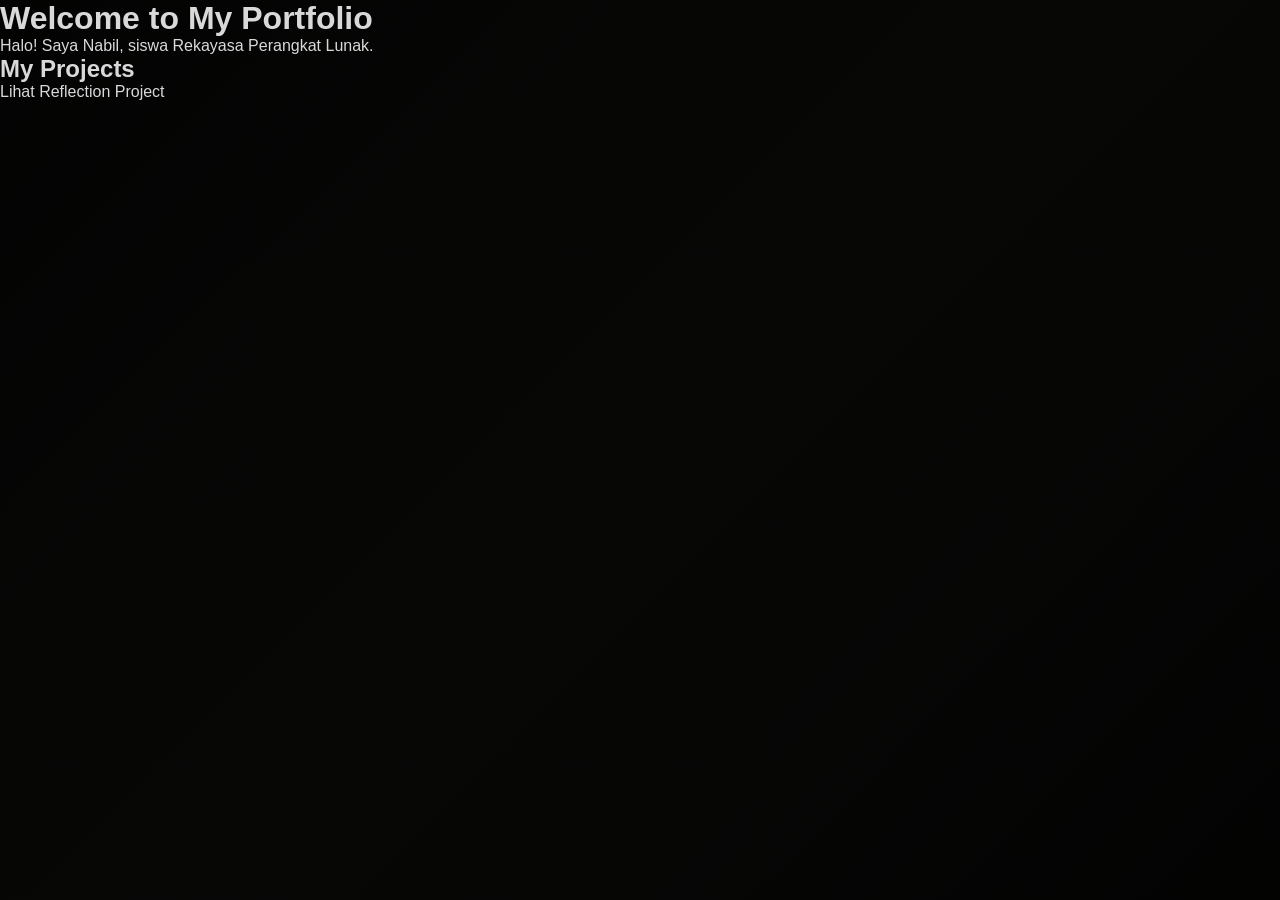
<file: index.html>
<!DOCTYPE html>
<html lang="id">
<head>
    <meta charset="UTF-8">
    <meta name="viewport" content="width=device-width, initial-scale=1.0">
    <title>Nabil's Portfolio</title>
    <link rel="stylesheet" href="style.css">
</head>
<body>

    <h1>Welcome to My Portfolio</h1>
    <p>Halo! Saya Nabil, siswa Rekayasa Perangkat Lunak.</p>

    <h2>My Projects</h2>

    <a href="reflection.html">Lihat Reflection Project</a>

</body>
</html>
</file>
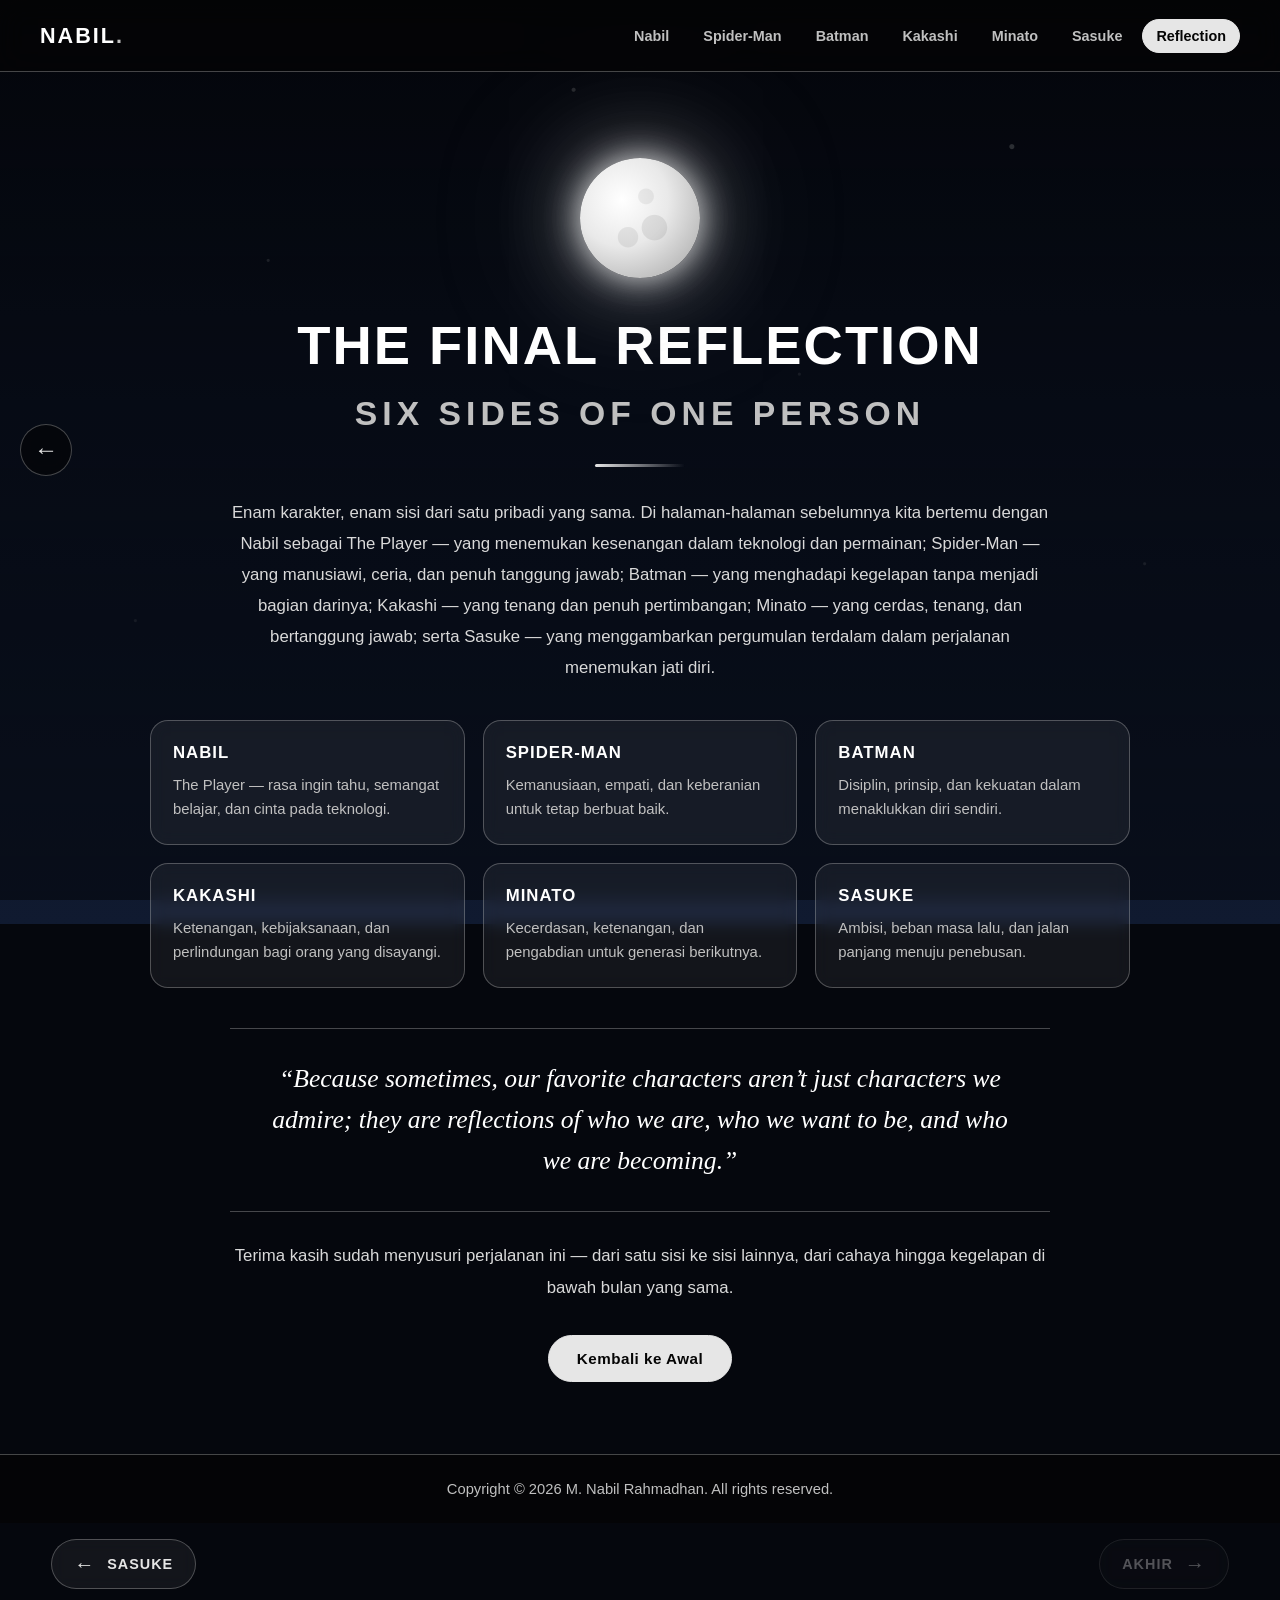
<file: reflection.html>
<!DOCTYPE html>
<html lang="id">
<head>
  <meta charset="UTF-8">
  <meta name="viewport" content="width=device-width, initial-scale=1.0">
  <title>The Final Reflection | Portofolio M. Nabil Rahmadhan</title>
  <meta name="description" content="The Final Reflection — Six Sides of One Person.">
  <link rel="stylesheet" href="style.css">
  <style>
    /* Khusus Reflection: langit malam hari, tanpa gambar bg, bulan terang */
    body {
      background: #05070d;
    }

    body::before {
      background-image: none;
      background-color: transparent;
      background:
        radial-gradient(circle at 78% 18%, rgba(255, 255, 255, 0.22) 0 2px, transparent 3px),
        radial-gradient(circle at 22% 30%, rgba(255, 255, 255, 0.14) 0 1px, transparent 2px),
        radial-gradient(circle at 45% 12%, rgba(255, 255, 255, 0.18) 0 1.5px, transparent 2.5px),
        radial-gradient(circle at 62% 42%, rgba(255, 255, 255, 0.1) 0 1px, transparent 2px),
        radial-gradient(circle at 12% 68%, rgba(255, 255, 255, 0.1) 0 1px, transparent 2px),
        radial-gradient(circle at 88% 62%, rgba(255, 255, 255, 0.12) 0 1px, transparent 2px),
        linear-gradient(180deg, #05070d 0%, #0a1120 45%, #101a30 100%);
      filter: none;
    }

    body::after {
      background: linear-gradient(
        180deg,
        rgba(0, 0, 0, 0.25) 0%,
        rgba(0, 0, 0, 0.45) 100%
      );
    }
  </style>
</head>
<body>

  <header class="navbar">
    <a href="gwa/index.html" class="logo">Nabil<span>.</span></a>
    <nav>
      <ul class="nav-links">
        <li><a href="gwa/index.html">Nabil</a></li>
        <li><a href="spiderman/spiderman.html">Spider-Man</a></li>
        <li><a href="batman/batman.html">Batman</a></li>
        <li><a href="kakashi/kakashi.html">Kakashi</a></li>
        <li><a href="minato/minato.html">Minato</a></li>
        <li><a href="sasuke/sasuke.html">Sasuke</a></li>
        <li><a href="reflection.html" class="active">Reflection</a></li>
      </ul>
    </nav>
  </header>

  <main>
    <section class="reflection">
      <div class="moon-wrap">
        <div class="moon" role="img" aria-label="Bulan purnama yang terang"></div>
      </div>

      <h1>The Final Reflection<span>Six Sides of One Person</span></h1>
      <hr class="divider">

      <p>
        Enam karakter, enam sisi dari satu pribadi yang sama. Di halaman-halaman
        sebelumnya kita bertemu dengan Nabil sebagai The Player — yang menemukan
        kesenangan dalam teknologi dan permainan; Spider-Man — yang manusiawi,
        ceria, dan penuh tanggung jawab; Batman — yang menghadapi kegelapan tanpa
        menjadi bagian darinya; Kakashi — yang tenang dan penuh pertimbangan;
        Minato — yang cerdas, tenang, dan bertanggung jawab; serta Sasuke — yang
        menggambarkan pergumulan terdalam dalam perjalanan menemukan jati diri.
      </p>

      <div class="sides-grid">
        <div class="side-card">
          <h3>Nabil</h3>
          <p>The Player — rasa ingin tahu, semangat belajar, dan cinta pada teknologi.</p>
        </div>
        <div class="side-card">
          <h3>Spider-Man</h3>
          <p>Kemanusiaan, empati, dan keberanian untuk tetap berbuat baik.</p>
        </div>
        <div class="side-card">
          <h3>Batman</h3>
          <p>Disiplin, prinsip, dan kekuatan dalam menaklukkan diri sendiri.</p>
        </div>
        <div class="side-card">
          <h3>Kakashi</h3>
          <p>Ketenangan, kebijaksanaan, dan perlindungan bagi orang yang disayangi.</p>
        </div>
        <div class="side-card">
          <h3>Minato</h3>
          <p>Kecerdasan, ketenangan, dan pengabdian untuk generasi berikutnya.</p>
        </div>
        <div class="side-card">
          <h3>Sasuke</h3>
          <p>Ambisi, beban masa lalu, dan jalan panjang menuju penebusan.</p>
        </div>
      </div>

      <blockquote class="quote">
        “Because sometimes, our favorite characters aren’t just characters we admire;
        they are reflections of who we are, who we want to be, and who we are becoming.”
      </blockquote>

      <p style="margin-top: 28px;">
        Terima kasih sudah menyusuri perjalanan ini — dari satu sisi ke sisi lainnya,
        dari cahaya hingga kegelapan di bawah bulan yang sama.
      </p>

      <div class="button-group" style="justify-content: center;">
        <a class="btn btn-primary" href="gwa/index.html">Kembali ke Awal</a>
      </div>
    </section>
  </main>

  <footer>Copyright © 2026 M. Nabil Rahmadhan. All rights reserved.</footer>

  <a class="side-nav prev" href="sasuke/sasuke.html" aria-label="Halaman sebelumnya: Sasuke">&larr;</a>

  <nav class="page-nav" aria-label="Navigasi halaman">
    <a class="nav-arrow prev" href="sasuke/sasuke.html"><span class="arrow">&larr;</span><span>Sasuke</span></a>
    <span class="nav-arrow next disabled" aria-hidden="true"><span>Akhir</span><span class="arrow">&rarr;</span></span>
  </nav>

</body>
</html>
</file>
<file: style.css>
/* ==========================================================
   PORTFOLIO M. NABIL RAMADHAN
   Tema: Hitam & Silver — Elegan, Modern, Minimalis
   ========================================================== */
:root {
  --black: #050505;
  --black-soft: #0d0d0d;
  --silver: #c0c0c0;
  --silver-light: #e6e6e6;
  --silver-dark: #8a8a8a;
  --white: #ffffff;
  --text: #d9d9d9;
  --border: rgba(192, 192, 192, 0.35);
  --glass: rgba(255, 255, 255, 0.06);
  --radius: 18px;
  --nav-height: 72px;
}

* {
  margin: 0;
  padding: 0;
  box-sizing: border-box;
}

html {
  scroll-behavior: smooth;
}

body {
  font-family: "Segoe UI", Tahoma, Geneva, Verdana, sans-serif;
  background-color: var(--black);
  color: var(--text);
  min-height: 100vh;
  overflow-x: hidden;
  position: relative;
}

/* ---------- BACKGROUND IMAGE BLUR (di-override per halaman) ---------- */
body::before {
  content: "";
  position: fixed;
  inset: -24px; /* lebih besar agar tepi blur tidak terlihat kosong */
  background-color: #0a0a0a;
  background-size: cover;
  background-position: center;
  background-repeat: no-repeat;
  filter: blur(6px) brightness(0.55) saturate(0.85);
  z-index: -2;
}

body::after {
  content: "";
  position: fixed;
  inset: 0;
  background: linear-gradient(
    135deg,
    rgba(0, 0, 0, 0.52) 0%,
    rgba(10, 10, 10, 0.38) 50%,
    rgba(0, 0, 0, 0.55) 100%
  );
  z-index: -1;
  pointer-events: none;
}

a {
  color: inherit;
  text-decoration: none;
}

img {
  max-width: 100%;
  display: block;
}

/* ---------- NAVIGASI ATAS (konsisten di semua halaman) ---------- */
.navbar {
  position: sticky;
  top: 0;
  z-index: 100;
  min-height: var(--nav-height);
  display: flex;
  align-items: center;
  justify-content: space-between;
  gap: 24px;
  padding: 14px 40px;
  background: rgba(5, 5, 5, 0.72);
  backdrop-filter: blur(14px);
  -webkit-backdrop-filter: blur(14px);
  border-bottom: 1px solid var(--border);
}

.logo {
  font-size: 1.35rem;
  font-weight: 800;
  letter-spacing: 2px;
  color: var(--white);
  text-transform: uppercase;
  white-space: nowrap;
}

.logo span {
  color: var(--silver);
}

.nav-links {
  display: flex;
  flex-wrap: wrap;
  justify-content: flex-end;
  gap: 6px;
  list-style: none;
}

.nav-links a {
  display: inline-block;
  padding: 8px 13px;
  border-radius: 999px;
  font-size: 0.9rem;
  font-weight: 600;
  color: var(--silver);
  border: 1px solid transparent;
  transition: 0.25s ease;
}

.nav-links a:hover {
  color: var(--white);
  border-color: var(--border);
  background: var(--glass);
}

.nav-links a.active {
  color: #050505;
  background: var(--silver-light);
  border-color: var(--silver-light);
}

/* ---------- LAYOUT UTAMA ---------- */
main {
  position: relative;
  width: min(1200px, 92%);
  margin: 0 auto;
  padding: 56px 0 72px;
}

.character-layout {
  display: grid;
  grid-template-columns: 1.1fr 0.9fr;
  gap: 56px;
  align-items: center;
  min-height: calc(100vh - var(--nav-height) - 120px);
}

/* Kolom kiri */
.eyebrow {
  display: inline-block;
  margin-bottom: 16px;
  padding: 6px 14px;
  border: 1px solid var(--border);
  border-radius: 999px;
  font-size: 0.78rem;
  font-weight: 700;
  letter-spacing: 3px;
  text-transform: uppercase;
  color: var(--silver-light);
  background: var(--glass);
}

.character-content h1 {
  font-size: clamp(2.6rem, 6vw, 4.5rem);
  line-height: 1.05;
  color: var(--white);
  letter-spacing: 1px;
  text-transform: uppercase;
}

.character-content h1 span {
  display: block;
  font-size: clamp(1.15rem, 2.6vw, 1.7rem);
  color: var(--silver);
  letter-spacing: 4px;
  margin-top: 12px;
  font-weight: 600;
}

.divider {
  width: 90px;
  height: 3px;
  margin: 28px 0;
  background: linear-gradient(90deg, var(--silver-light), transparent);
  border: none;
  border-radius: 999px;
}

.character-content p {
  font-size: 1.05rem;
  line-height: 1.85;
  color: var(--text);
  margin-bottom: 18px;
}

/* Tombol — khusus halaman utama */
.button-group {
  display: flex;
  flex-wrap: wrap;
  gap: 16px;
  margin-top: 32px;
}

.btn {
  display: inline-flex;
  align-items: center;
  justify-content: center;
  padding: 14px 28px;
  border-radius: 999px;
  font-weight: 700;
  font-size: 0.95rem;
  letter-spacing: 0.5px;
  cursor: pointer;
  transition: 0.25s ease;
}

.btn-primary {
  background: var(--silver-light);
  color: #050505;
  border: 1px solid var(--silver-light);
}

.btn-primary:hover {
  background: var(--white);
  transform: translateY(-2px);
  box-shadow: 0 10px 28px rgba(255, 255, 255, 0.18);
}

.btn-secondary {
  background: transparent;
  color: var(--silver-light);
  border: 1px solid var(--silver);
}

.btn-secondary:hover {
  background: var(--glass);
  color: var(--white);
  transform: translateY(-2px);
}

/* Kolom kanan — foto profil dengan frame */
.profile-frame {
  position: relative;
  padding: 14px;
  background: var(--glass);
  border: 1px solid var(--border);
  border-radius: var(--radius);
  backdrop-filter: blur(8px);
  -webkit-backdrop-filter: blur(8px);
  box-shadow: 0 24px 60px rgba(0, 0, 0, 0.55);
}

.profile-frame::before {
  content: "";
  position: absolute;
  inset: -1px;
  border-radius: var(--radius);
  padding: 1px;
  background: linear-gradient(160deg, rgba(230, 230, 230, 0.65), transparent 45%, rgba(192, 192, 192, 0.4));
  -webkit-mask: linear-gradient(#fff 0 0) content-box, linear-gradient(#fff 0 0);
  -webkit-mask-composite: xor;
  mask-composite: exclude;
  pointer-events: none;
}

.profile-frame img {
  width: 100%;
  aspect-ratio: 4 / 5;
  object-fit: cover;
  border-radius: 12px;
}

.profile-caption {
  margin-top: 14px;
  text-align: center;
  font-size: 0.85rem;
  letter-spacing: 2px;
  text-transform: uppercase;
  color: var(--silver);
}

/* ---------- FOTO PROFIL: ZOOM saat kursor mendekat ---------- */
.profile-frame {
  cursor: pointer;
  overflow: hidden;
  transition: transform 0.35s ease, box-shadow 0.35s ease, border-color 0.35s ease;
}

.profile-frame img {
  transition: transform 0.35s ease;
}

.profile-frame:hover,
.profile-frame:focus-visible {
  transform: translateY(-4px) scale(1.02);
  border-color: var(--silver-light);
  box-shadow: 0 32px 70px rgba(0, 0, 0, 0.65);
}

.profile-frame:hover img {
  transform: scale(1.05);
}

.profile-frame:active img {
  transform: scale(1.02);
}

/* ---------- LIGHTBOX: popup gambar profil saat diklik ---------- */
.lightbox {
  position: fixed;
  inset: 0;
  z-index: 1000;
  display: flex;
  align-items: center;
  justify-content: center;
  padding: 24px;
  background: rgba(3, 4, 6, 0.88);
  backdrop-filter: blur(10px);
  -webkit-backdrop-filter: blur(10px);
  opacity: 0;
  pointer-events: none;
  transition: opacity 0.3s ease;
}

.lightbox.open {
  opacity: 1;
  pointer-events: auto;
}

.lightbox img {
  max-width: min(90vw, 720px);
  max-height: 82vh;
  width: auto;
  height: auto;
  object-fit: contain;
  border-radius: var(--radius);
  border: 1px solid var(--border);
  box-shadow: 0 30px 80px rgba(0, 0, 0, 0.8);
  transform: scale(0.92);
  transition: transform 0.35s cubic-bezier(0.34, 1.56, 0.64, 1);
}

.lightbox.open img {
  transform: scale(1);
}

.lightbox figcaption {
  margin-top: 16px;
  text-align: center;
  font-size: 0.9rem;
  letter-spacing: 2px;
  text-transform: uppercase;
  color: var(--silver-light);
}

.lightbox-close {
  position: absolute;
  top: 22px;
  right: 28px;
  width: 44px;
  height: 44px;
  border-radius: 50%;
  border: 1px solid var(--border);
  background: var(--glass);
  color: var(--white);
  font-size: 1.4rem;
  line-height: 1;
  cursor: pointer;
  transition: 0.25s ease;
}

.lightbox-close:hover {
  background: var(--silver-light);
  color: #050505;
  transform: rotate(90deg);
}

/* Kolom kanan — foto profil BISA DIKLIK untuk berputar (flip).
   Front = profil, Back = foto. Tidak ada foto yang menimpa foto lain. */
.profile-flip {
  position: relative;
  width: 100%;
  aspect-ratio: 4 / 5;
  perspective: 1200px;
  cursor: pointer;
  background: none;
  border: none;
  padding: 0;
  display: block;
}

.flip-inner {
  position: relative;
  width: 100%;
  height: 100%;
  transform-style: preserve-3d;
  transition: transform 0.85s cubic-bezier(0.4, 0.2, 0.2, 1);
}

.profile-flip.flipped .flip-inner {
  transform: rotateY(180deg);
}

.flip-front,
.flip-back {
  position: absolute;
  inset: 0;
  backface-visibility: hidden;
  -webkit-backface-visibility: hidden;
  padding: 14px;
  background: var(--glass);
  border: 1px solid var(--border);
  border-radius: var(--radius);
  backdrop-filter: blur(8px);
  -webkit-backdrop-filter: blur(8px);
  box-shadow: 0 24px 60px rgba(0, 0, 0, 0.55);
  display: flex;
  flex-direction: column;
}

.flip-back {
  transform: rotateY(180deg);
}

.flip-front img,
.flip-back img {
  width: 100%;
  flex: 1;
  min-height: 0;
  object-fit: cover;
  border-radius: 12px;
}

.flip-hint {
  margin-top: 14px;
  text-align: center;
  font-size: 0.78rem;
  letter-spacing: 1.5px;
  text-transform: uppercase;
  color: var(--silver-dark);
}

.profile-flip:focus-visible {
  outline: 2px solid var(--silver-light);
  outline-offset: 4px;
  border-radius: var(--radius);
}

/* ---------- ELEMEN HIASAN DI SUDUT ---------- */
.decoration {
  position: absolute;
  width: 230px;
  max-width: 36vw;
  opacity: 0.82;
  border-radius: 14px;
  border: 1px solid rgba(255, 255, 255, 0.16);
  box-shadow: 0 18px 44px rgba(0, 0, 0, 0.5);
  mix-blend-mode: screen;
  filter: grayscale(35%) contrast(1.05);
  pointer-events: none;
  z-index: 1;
}

.decoration-top {
  top: 24px;
  right: -10px;
}

.decoration-bottom {
  bottom: 20px;
  left: -10px;
}

/* ---------- REFLECTION (halaman penutup) ---------- */
.reflection {
  text-align: center;
  padding-top: 30px;
}

.moon-wrap {
  display: flex;
  justify-content: center;
  margin-bottom: 34px;
}

.moon {
  width: 120px;
  height: 120px;
  border-radius: 50%;
  background: radial-gradient(circle at 35% 35%, #ffffff 0%, #e9e9e9 42%, #bdbdbd 78%, #9a9a9a 100%);
  box-shadow:
    0 0 34px rgba(255, 255, 255, 0.85),
    0 0 90px rgba(230, 230, 230, 0.45),
    0 0 160px rgba(192, 192, 192, 0.3);
  position: relative;
}

.moon::after {
  content: "";
  position: absolute;
  inset: 0;
  border-radius: 50%;
  background:
    radial-gradient(circle at 62% 58%, rgba(0, 0, 0, 0.08) 0 12%, transparent 13%),
    radial-gradient(circle at 40% 66%, rgba(0, 0, 0, 0.07) 0 9%, transparent 10%),
    radial-gradient(circle at 55% 32%, rgba(0, 0, 0, 0.06) 0 7%, transparent 8%);
}

.reflection h1 {
  font-size: clamp(1.9rem, 5vw, 3.4rem);
  line-height: 1.25;
  color: var(--white);
  letter-spacing: 2px;
  text-transform: uppercase;
}

.reflection h1 span {
  display: block;
  color: var(--silver);
  font-size: 0.62em;
  letter-spacing: 5px;
  margin-top: 12px;
}

.reflection .divider {
  margin: 30px auto;
}

.reflection p {
  max-width: 820px;
  margin: 0 auto 20px;
  font-size: 1.05rem;
  line-height: 1.85;
}

.sides-grid {
  display: grid;
  grid-template-columns: repeat(3, 1fr);
  gap: 18px;
  max-width: 980px;
  margin: 36px auto;
  text-align: left;
}

.side-card {
  padding: 22px;
  border: 1px solid var(--border);
  border-radius: var(--radius);
  background: var(--glass);
  backdrop-filter: blur(8px);
  transition: 0.25s ease;
}

.side-card:hover {
  transform: translateY(-4px);
  border-color: var(--silver-light);
  background: rgba(255, 255, 255, 0.1);
}

.side-card h3 {
  color: var(--white);
  font-size: 1.05rem;
  letter-spacing: 1px;
  text-transform: uppercase;
  margin-bottom: 10px;
}

.side-card p {
  margin: 0;
  font-size: 0.93rem;
  line-height: 1.65;
  color: var(--silver);
}

.quote {
  max-width: 820px;
  margin: 40px auto 0;
  padding: 30px 34px;
  font-family: Georgia, "Times New Roman", serif;
  font-size: clamp(1.2rem, 3vw, 1.6rem);
  font-style: italic;
  line-height: 1.6;
  color: var(--white);
  border-top: 1px solid var(--border);
  border-bottom: 1px solid var(--border);
}

/* ---------- FOOTER ---------- */
footer {
  margin-top: auto;
  padding: 26px 20px;
  text-align: center;
  font-size: 0.92rem;
  color: var(--silver);
  border-top: 1px solid var(--border);
  background: rgba(5, 5, 5, 0.72);
  backdrop-filter: blur(10px);
  -webkit-backdrop-filter: blur(10px);
}

/* ---------- NAVIGASI PANAH SEBELUM/SELANJUTNYA ---------- */
.page-nav {
  display: flex;
  justify-content: space-between;
  align-items: center;
  gap: 16px;
  max-width: 1200px;
  width: min(1200px, 92%);
  margin: 0 auto;
  padding: 16px 0 56px;
}

.nav-arrow {
  display: inline-flex;
  align-items: center;
  gap: 12px;
  padding: 14px 22px;
  border: 1px solid var(--border);
  border-radius: 999px;
  background: var(--glass);
  color: var(--silver-light);
  font-size: 0.9rem;
  font-weight: 700;
  letter-spacing: 1px;
  text-transform: uppercase;
  backdrop-filter: blur(8px);
  -webkit-backdrop-filter: blur(8px);
  transition: 0.25s ease;
}

.nav-arrow .arrow {
  font-size: 1.25rem;
  line-height: 1;
  transition: transform 0.25s ease;
}

.nav-arrow:hover {
  color: #050505;
  background: var(--silver-light);
  border-color: var(--silver-light);
  transform: translateY(-2px);
  box-shadow: 0 12px 30px rgba(255, 255, 255, 0.15);
}

.nav-arrow.prev:hover .arrow {
  transform: translateX(-4px);
}

.nav-arrow.next:hover .arrow {
  transform: translateX(4px);
}

.nav-arrow.disabled {
  opacity: 0.35;
  pointer-events: none;
}

.nav-arrow:focus-visible {
  outline: 2px solid var(--silver-light);
  outline-offset: 3px;
}

.nav-arrow-placeholder {
  width: 1px;
}

/* Panah melayang di sisi layar (tablet & desktop) */
.side-nav {
  position: fixed;
  top: 50%;
  transform: translateY(-50%);
  z-index: 90;
  width: 52px;
  height: 52px;
  border-radius: 50%;
  display: inline-flex;
  align-items: center;
  justify-content: center;
  border: 1px solid var(--border);
  background: rgba(5, 5, 5, 0.55);
  color: var(--silver-light);
  font-size: 1.5rem;
  line-height: 1;
  backdrop-filter: blur(10px);
  -webkit-backdrop-filter: blur(10px);
  transition: 0.25s ease;
}

.side-nav:hover {
  color: #050505;
  background: var(--silver-light);
  border-color: var(--silver-light);
  box-shadow: 0 10px 28px rgba(255, 255, 255, 0.2);
}

.side-nav.prev:hover {
  transform: translateY(-50%) translateX(-4px);
}

.side-nav.next:hover {
  transform: translateY(-50%) translateX(4px);
}

.side-nav.disabled {
  opacity: 0.25;
  pointer-events: none;
}

.side-nav:focus-visible {
  outline: 2px solid var(--silver-light);
  outline-offset: 3px;
}

.side-nav.prev { left: 20px; }
.side-nav.next { right: 20px; }

/* ---------- RESPONSIVE ---------- */
@media (max-width: 900px) {
  .navbar {
    padding: 14px 20px;
    flex-direction: column;
    gap: 12px;
  }

  .nav-links {
    justify-content: center;
  }

  .character-layout {
    grid-template-columns: 1fr;
    gap: 36px;
    min-height: auto;
  }

  .profile-frame {
    max-width: 480px;
    margin: 0 auto;
    width: 100%;
  }

  .decoration {
    width: 150px;
    opacity: 0.6;
  }

  .sides-grid {
    grid-template-columns: repeat(2, 1fr);
  }
}

@media (max-width: 560px) {
  main {
    padding: 40px 0 56px;
  }

  .sides-grid {
    grid-template-columns: 1fr;
  }

  .button-group .btn {
    width: 100%;
  }

  .decoration {
    display: none;
  }

  .moon {
    width: 92px;
    height: 92px;
  }
}
</file>
